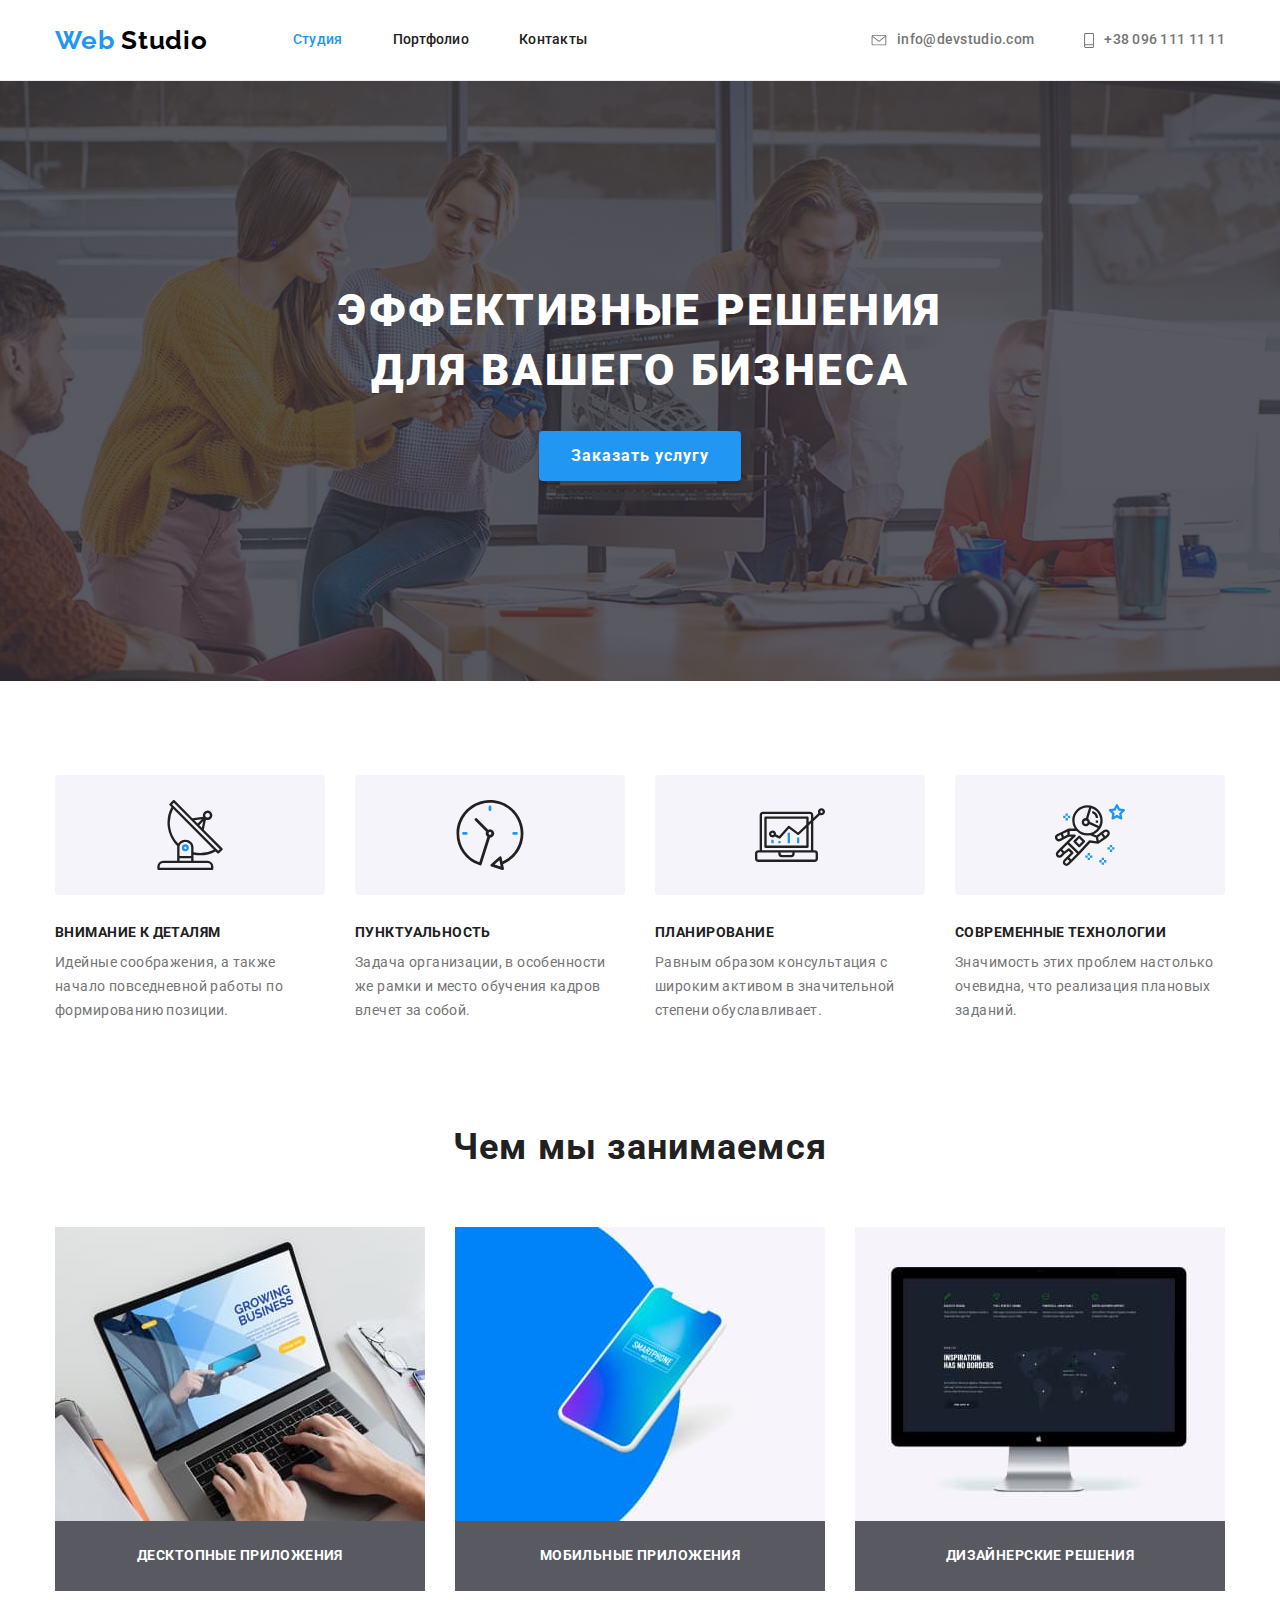
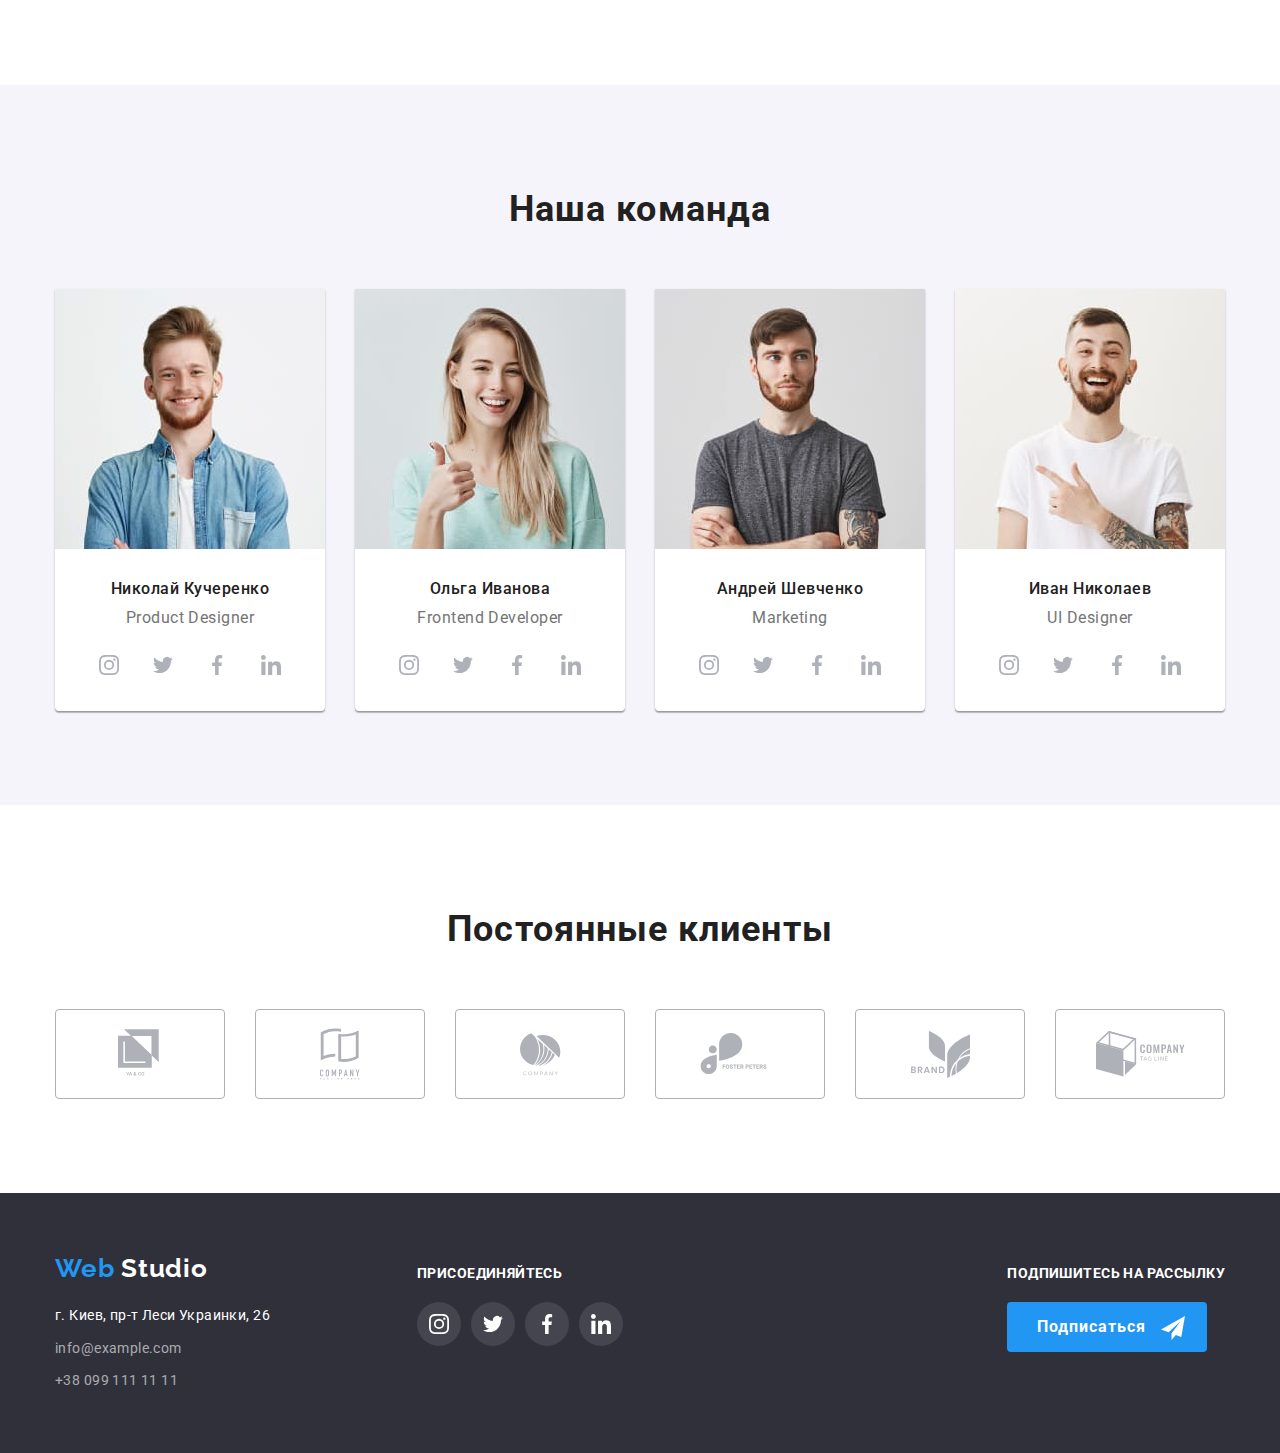
<file: index.html>
<!DOCTYPE html>
<html lang="ru">
  <head>
    <meta charset="UTF-8" />
    <meta name="viewport" content="width=device-width, initial-scale=1.0" />
    <title>WebStudio</title>
    <link
      href="https://fonts.googleapis.com/css2?family=Raleway:wght@700&family=Roboto:wght@400;500;700;900&display=swap"
      rel="stylesheet"
    />
    <link
      rel="stylesheet"
      href="https://cdnjs.cloudflare.com/ajax/libs/modern-normalize/0.6.0/modern-normalize.min.css"
    />
    <link rel="stylesheet" href="./css/styles.css" />
  </head>

  <body>
    <!--Шапка-->
    <header class="header">
      <div class="container">
        <nav class="nav">
          <a href="./index.html" class="logo">
            Web <span class="logo-studio">Studio</span>
          </a>
          <ul class="site-nav">
            <li class="site-nav-title">
              <a href="./index.html" class="link current">Студия</a>
            </li>
            <li class="site-nav-title">
              <a href="./portfolio.html" target="_blank" class="link"
                >Портфолио</a
              >
            </li>
            <li class="site-nav-title">
              <a href="#footer" class="link last">Контакты</a>
            </li>
          </ul>
        </nav>

        <ul class="contacts-nav">
          <li>
            <a class="link" href="mailto:info@devstudio.com"
              ><svg class="contact-icon" width="16px" height="11px">
                <use href="./images/icons.svg#email"></use></svg
              >info@devstudio.com</a
            >
          </li>
          <li>
            <a class="link last" href="tel:380961111111"
              ><svg class="contact-icon" width="10px" height="15px">
                <use href="./images/icons.svg#phone"></use></svg
              >+38 096 111 11 11</a
            >
          </li>
        </ul>
      </div>
    </header>

    <main>
      <!--Герой-->
      <section class="hero">
        <div class="container">
          <h1 class="hero-title">
            Эффективные решения <br />
            для вашего бизнеса
          </h1>
          <a href="" class="button">Заказать услугу</a>
        </div>
      </section>

      <!--Преимущества-->
      <section class="section advantages">
        <!--Оглавление h2 будет позже скрыто в css-->
        <!-- <h2 class="section-title">Преимущества</h2> -->

        <ul class="advantage container">
          <li class="advantage-item">
            <div>
              <svg class="advantage-icon">
                <use href="./images/icon-adv.svg#antenna"></use>
              </svg>
            </div>
            <h3 class="advantage-title">Внимание к деталям</h3>
            <p class="advantage-description">
              Идейные соображения, а также начало повседневной работы по
              формированию позиции.
            </p>
          </li>
          <li class="advantage-item">
            <div>
              <svg class="advantage-icon">
                <use href="./images/icon-adv.svg#clock"></use>
              </svg>
            </div>
            <h3 class="advantage-title">Пунктуальность</h3>
            <p class="advantage-description">
              Задача организации, в особенности же рамки и место обучения кадров
              влечет за собой.
            </p>
          </li>
          <li class="advantage-item">
            <div>
              <svg class="advantage-icon">
                <use href="./images/icon-adv.svg#diagram"></use>
              </svg>
            </div>
            <h3 class="advantage-title">Планирование</h3>
            <p class="advantage-description">
              Равным образом консультация с широким активом в значительной
              степени обуславливает.
            </p>
          </li>
          <li class="advantage-item">
            <div>
              <svg class="advantage-icon">
                <use href="./images/icon-adv.svg#astronaut"></use>
              </svg>
            </div>
            <h3 class="advantage-title">Современные технологии</h3>
            <p class="advantage-description">
              Значимость этих проблем настолько очевидна, что реализация
              плановых заданий.
            </p>
          </li>
        </ul>
      </section>
      <!--Услуги-->
      <section class="section">
        <h2 class="section-title">Чем мы занимаемся</h2>

        <ul class="services container">
          <li class="services-item">
            <img src="./images/img.jpg" alt="Ноутбук" />
            <p>Десктопные приложения</p>
          </li>

          <li class="services-item">
            <img src="./images/box.jpg" alt="Телефон" />
            <p>Мобильные приложения</p>
          </li>

          <li class="services-item">
            <img src="./images/img1.jpg" alt="Мак" />
            <p>Дизайнерские решения</p>
          </li>
        </ul>
      </section>
      <!--Сотрудники-->
      <section class="section team">
        <h2 class="section-title">Наша команда</h2>
        <ul class="team-list container">
          <li class="team-list-item">
            <img src="./images/pd.jpg" alt="Николай Кучеренко" />
            <h3 class="team-list-title">Николай Кучеренко</h3>
            <p class="profession" lang="en">Product Designer</p>
            <ul class="network-our">
              <li class="network-title">
                <a href="https://www.instagram.com" class="network-link"
                  ><svg class="network-icon">
                    <use href="./images/icons.svg#insta"></use></svg
                ></a>
              </li>
              <li class="network-title">
                <a href="https://twitter.com" class="network-link">
                  <svg class="network-icon">
                    <use href="./images/icons.svg#twitter"></use>
                  </svg>
                </a>
              </li>
              <li class="network-title">
                <a href="https://facebook.com/" class="network-link"
                  ><svg class="network-icon">
                    <use href="./images/icons.svg#fb"></use></svg
                ></a>
              </li>
              <li class="network-title">
                <a href="https://www.linkedin.com/" class="network-link"
                  ><svg class="network-icon">
                    <use href="./images/icons.svg#linkedin"></use></svg
                ></a>
              </li>
            </ul>
          </li>
          <li class="team-list-item">
            <img src="./images/fd.jpg" alt="Ольга Иванова" />
            <h3 class="team-list-title">Ольга Иванова</h3>
            <p class="profession" lang="en">Frontend Developer</p>
            <ul class="network-our">
              <li class="network-title">
                <a href="https://www.instagram.com" class="network-link"
                  ><svg class="network-icon">
                    <use href="./images/icons.svg#insta"></use></svg
                ></a>
              </li>
              <li class="network-title">
                <a href="https://twitter.com" class="network-link">
                  <svg class="network-icon">
                    <use href="./images/icons.svg#twitter"></use>
                  </svg>
                </a>
              </li>
              <li class="network-title">
                <a href="https://facebook.com/" class="network-link"
                  ><svg class="network-icon">
                    <use href="./images/icons.svg#fb"></use></svg
                ></a>
              </li>
              <li class="network-title">
                <a href="https://www.linkedin.com/" class="network-link"
                  ><svg class="network-icon">
                    <use href="./images/icons.svg#linkedin"></use></svg
                ></a>
              </li>
            </ul>
          </li>
          <li class="team-list-item">
            <img src="./images/m.jpg" alt="Андрей Шевченко" />
            <h3 class="team-list-title">Андрей Шевченко</h3>
            <p class="profession" lang="en">Marketing</p>
            <ul class="network-our">
              <li class="network-title">
                <a href="https://www.instagram.com" class="network-link"
                  ><svg class="network-icon">
                    <use href="./images/icons.svg#insta"></use></svg
                ></a>
              </li>
              <li class="network-title">
                <a href="https://twitter.com" class="network-link">
                  <svg class="network-icon">
                    <use href="./images/icons.svg#twitter"></use>
                  </svg>
                </a>
              </li>
              <li class="network-title">
                <a href="https://facebook.com/" class="network-link"
                  ><svg class="network-icon">
                    <use href="./images/icons.svg#fb"></use></svg
                ></a>
              </li>
              <li class="network-title">
                <a href="https://www.linkedin.com/" class="network-link"
                  ><svg class="network-icon">
                    <use href="./images/icons.svg#linkedin"></use></svg
                ></a>
              </li>
            </ul>
          </li>
          <li class="team-list-item">
            <img src="./images/ui.jpg" alt="Иван Николаев" />
            <h3 class="team-list-title">Иван Николаев</h3>
            <p class="profession" lang="en">UI Designer</p>
            <ul class="network-our">
              <li class="network-title">
                <a href="https://www.instagram.com" class="network-link"
                  ><svg class="network-icon">
                    <use href="./images/icons.svg#insta"></use></svg
                ></a>
              </li>
              <li class="network-title">
                <a href="https://twitter.com" class="network-link">
                  <svg class="network-icon">
                    <use href="./images/icons.svg#twitter"></use>
                  </svg>
                </a>
              </li>
              <li class="network-title">
                <a href="https://facebook.com/" class="network-link"
                  ><svg class="network-icon">
                    <use href="./images/icons.svg#fb"></use></svg
                ></a>
              </li>
              <li class="network-title">
                <a href="https://www.linkedin.com/" class="network-link"
                  ><svg class="network-icon">
                    <use href="./images/icons.svg#linkedin"></use></svg
                ></a>
              </li>
            </ul>
          </li>
        </ul>
      </section>
      <!--Клиенты-->
      <section class="section">
        <h2 class="section-title">Постоянные клиенты</h2>
        <ul class="customers container">
          <li class="customer-logo">
            <a class="customer-link" href="">
              <svg class="customer-icon" width="45px" height="50px">
                <use href="./images/icons.svg#logo-1"></use>
              </svg>
            </a>
          </li>
          <li class="customer-logo">
            <a class="customer-link" href="">
              <svg class="customer-icon" width="40px" height="52px">
                <use href="./images/icons.svg#logo-2"></use>
              </svg>
            </a>
          </li>
          <li class="customer-logo">
            <a class="customer-link" href="">
              <svg class="customer-icon" width="41px" height="43px">
                <use href="./images/icons.svg#logo-3"></use>
              </svg>
            </a>
          </li>
          <li class="customer-logo">
            <a class="customer-link" href="">
              <svg class="customer-icon" width="80px" height="42px">
                <use href="./images/icons.svg#logo-4"></use>
              </svg>
            </a>
          </li>
          <li class="customer-logo">
            <a class="customer-link" href="">
              <svg class="customer-icon" width="59px" height="47px">
                <use href="./images/icons.svg#logo-5"></use>
              </svg>
            </a>
          </li>
          <li class="customer-logo">
            <a class="customer-link" href=""
              ><svg class="customer-icon" width="89px" height="46px">
                <use href="./images/icons.svg#logo-6"></use>
              </svg>
            </a>
          </li>
        </ul>
      </section>
    </main>

    <!--Футер-->
    <footer class="footer" id="footer">
      <div class="container">
        <div class="address">
          <a href="./index.html" class="logo">
            Web <span class="logo-footer">Studio</span>
          </a>
          <address class="footer-address">
            <p>г. Киев, пр-т Леси Украинки, 26</p>
            <a href="mailto:info@example.com" class="footer-contact"
              >info@example.com</a
            >
            <a href="tel:380991111111" class="footer-contact"
              >+38 099 111 11 11</a
            >
          </address>
        </div>
        <div class="join">
          <b class="join-title">присоединяйтесь</b>

          <ul class="network">
            <li class="network-title-footer">
              <a
                class="network-footer-link"
                href="https://www.instagram.com/?hl=ru"
                aria-label="Ссылка на Instagram"
                ><svg class="footer-icon">
                  <use href="./images/icons.svg#insta"></use></svg
              ></a>
            </li>
            <li class="network-title-footer">
              <a
                class="network-footer-link"
                href="https://twitter.com"
                aria-label="Ссылка на Twitter"
                ><svg class="footer-icon">
                  <use href="./images/icons.svg#twitter"></use></svg
              ></a>
            </li>
            <li class="network-title-footer">
              <a
                class="network-footer-link"
                href="https://uk-ua.facebook.com/"
                aria-label="Ссылка на Facebook"
                ><svg class="footer-icon">
                  <use href="./images/icons.svg#fb"></use></svg
              ></a>
            </li>
            <li class="network-title-footer">
              <a
                class="network-footer-link"
                href="https://www.linkedin.com/"
                aria-label="Ссылка на Linkedin"
                ><svg class="footer-icon">
                  <use href="./images/icons.svg#linkedin"></use></svg
              ></a>
            </li>
          </ul>
        </div>
        <div class="subscribe">
          <b class="subscribe-title">Подпишитесь на рассылку </b>
          <button class="subscribe-button">
            Подписаться
          </button>

          <!--Ниже будет форма подписки-->
        </div>
      </div>
    </footer>
  </body>
</html>
</file>
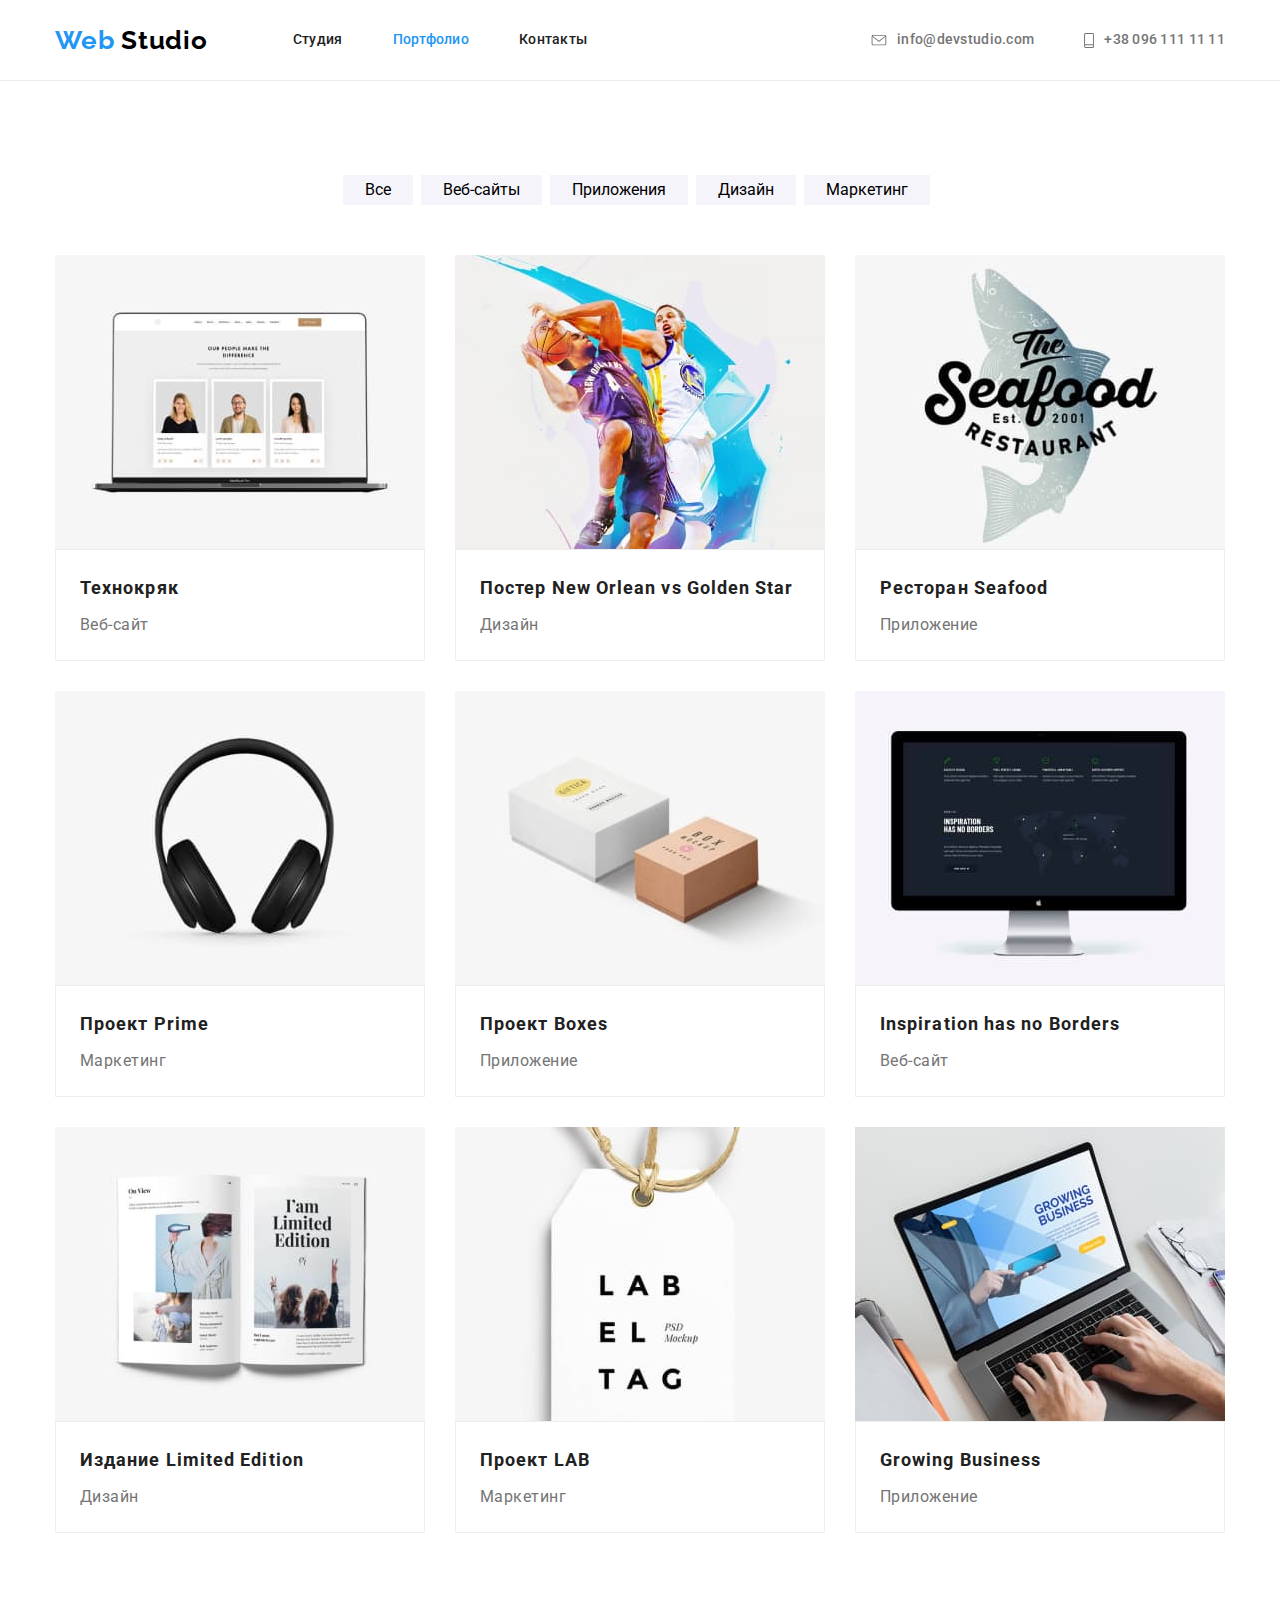
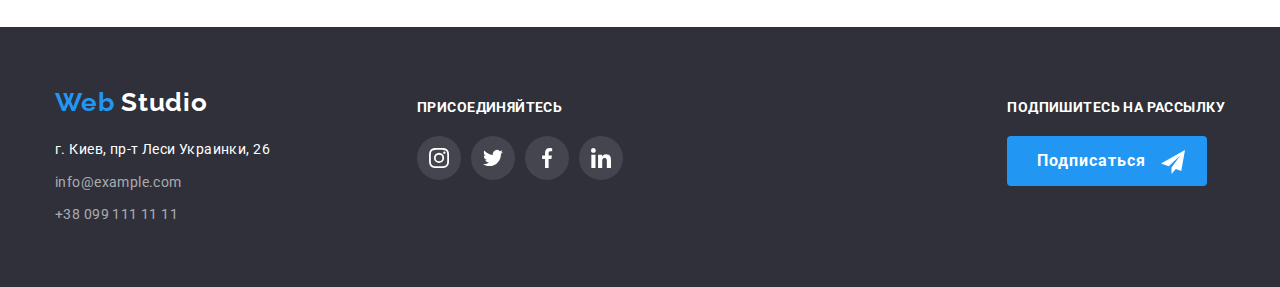
<file: portfolio.html>
<!DOCTYPE html>
<html lang="ru">
  <head>
    <meta charset="UTF-8" />
    <meta name="viewport" content="width=device-width, initial-scale=1.0" />
    <title>Portfolio</title>
    <link
      href="https://fonts.googleapis.com/css2?family=Raleway:wght@700&family=Roboto:wght@400;500;700;900&display=swap"
      rel="stylesheet"
    />
    <link
      rel="stylesheet"
      href="https://cdnjs.cloudflare.com/ajax/libs/modern-normalize/0.6.0/modern-normalize.min.css"
    />
    <link rel="stylesheet" href="./css/styles.css" />
  </head>

  <body>
    <!--Шапка-->
    <header class="header">
      <div class="container">
        <nav class="nav">
          <a href="./index.html" class="logo">
            Web <span class="logo-studio">Studio</span>
          </a>
          <ul class="site-nav">
            <li class="site-nav-title">
              <a href="./index.html" class="link">Студия</a>
            </li>
            <li class="site-nav-title">
              <a href="./portfolio.html" class="link current">Портфолио</a>
            </li>
            <li class="site-nav-title">
              <a href="#footer" class="link last">Контакты</a>
            </li>
          </ul>
        </nav>

        <ul class="contacts-nav">
          <li>
            <a class="link" href="mailto:info@devstudio.com"
              ><svg class="contact-icon" width="16px" height="11px">
                <use href="./images/icons.svg#email"></use></svg
              >info@devstudio.com</a
            >
          </li>
          <li>
            <a class="link last" href="tel:380961111111"
              ><svg class="contact-icon" width="10px" height="15px">
                <use href="./images/icons.svg#phone"></use></svg
              >+38 096 111 11 11</a
            >
          </li>
        </ul>
      </div>
    </header>
    <main>
      <section class="section">
        <!-- <h1 class="portfolio">Портфолио</h1> -->
        <!-- Фильтры -->
        <ul class="filters container">
          <li class="button-fiters"><button>Все</button></li>
          <li class="button-fiters"><button>Веб-сайты</button></li>
          <li class="button-fiters"><button>Приложения</button></li>
          <li class="button-fiters"><button>Дизайн</button></li>
          <li class="button-fiters"><button>Маркетинг</button></li>
        </ul>
        <ul class="portfolio-list container">
          <li class="portfolio-item">
            <a href="./portfolio.html" class="portfolio-link"
              ><img src="./images/portfolio/tc.jpg" alt="Технокряк" />
              <div class="card-content">
                <h2 class="portfolio-title">Технокряк</h2>
                <p class="portfolio-kind">Веб-сайт</p>
              </div>
              <!-- <p class="portfolio-description">
                                        Технокряк это современная площадка распространения коронавируса.
                                        Компании используют эту платформу для цифрового шпионажа и атак
                                        на защищённые сервера конкурентов.
                                      </p> -->
            </a>
          </li>
          <li class="portfolio-item">
            <a href="./portfolio.html" class="portfolio-link"
              ><img
                src="./images/portfolio/nogs.jpg"
                alt="Постер Новый Орлеан против Голден Стар"
              />
              <div class="card-content">
                <h2 class="portfolio-title">
                  Постер New Orlean vs Golden Star
                </h2>
                <p class="portfolio-kind">Дизайн</p>
              </div>
              <!-- <p class="portfolio-description">
                                        Технокряк это современная площадка распространения коронавируса.
                                        Компании используют эту платформу для цифрового шпионажа и атак
                                        на защищённые сервера конкурентов.
                                      </p> -->
            </a>
          </li>
          <li class="portfolio-item">
            <a href="./portfolio.html" class="portfolio-link"
              ><img
                src="./images/portfolio/seafood.jpg"
                alt="Ресторан морепродуктов"
              />
              <div class="card-content">
                <h2 class="portfolio-title">Ресторан Seafood</h2>
                <p class="portfolio-kind">Приложение</p>
              </div>
              <!-- <p class="portfolio-description">
                                        Технокряк это современная площадка распространения коронавируса.
                                        Компании используют эту платформу для цифрового шпионажа и атак
                                        на защищённые сервера конкурентов.
                                      </p> -->
            </a>
          </li>
          <li class="portfolio-item">
            <a href="./portfolio.html" class="portfolio-link"
              ><img src="./images/portfolio/prime.jpg" alt="Проект Прайм" />
              <div class="card-content">
                <h2 class="portfolio-title">Проект Prime</h2>
                <p class="portfolio-kind">Маркетинг</p>
              </div>
              <!-- <p class="portfolio-description">
                                        Технокряк это современная площадка распространения коронавируса.
                                        Компании используют эту платформу для цифрового шпионажа и атак
                                        на защищённые сервера конкурентов.
                                      </p> -->
            </a>
          </li>
          <li class="portfolio-item">
            <a href="./portfolio.html" class="portfolio-link"
              ><img src="./images/portfolio/boxes.jpg" alt="Проект Боксес" />
              <div class="card-content">
                <h2 class="portfolio-title">Проект Boxes</h2>
                <p class="portfolio-kind">Приложение</p>
              </div>
              <!-- <p class="portfolio-description">
                                      Технокряк это современная площадка распространения коронавируса.
                                      Компании используют эту платформу для цифрового шпионажа и атак
                                      на защищённые сервера конкурентов.
                                    </p> -->
            </a>
          </li>
          <li class="portfolio-item">
            <a href="./portfolio.html" class="portfolio-link"
              ><img
                src="./images/portfolio/inspiration.jpg"
                alt="Вдохновение не имеет границ"
              />
              <div class="card-content">
                <h2 lang="en" class="portfolio-title">
                  Inspiration has no Borders
                </h2>
                <p class="portfolio-kind">Веб-сайт</p>
              </div>
              <!-- <p class="portfolio-description">
                                      Технокряк это современная площадка распространения коронавируса.
                                      Компании используют эту платформу для цифрового шпионажа и атак
                                      на защищённые сервера конкурентов.
                                    </p> -->
            </a>
          </li>
          <li class="portfolio-item">
            <a href="./portfolio.html" class="portfolio-link"
              ><img src="./images/portfolio/le.jpg" alt="Издание ЛЭ" />
              <div class="card-content">
                <h2 class="portfolio-title">Издание Limited Edition</h2>
                <p class="portfolio-kind">Дизайн</p>
              </div>
              <!-- <p class="portfolio-description">
                                        Технокряк это современная площадка распространения коронавируса.
                                        Компании используют эту платформу для цифрового шпионажа и атак
                                        на защищённые сервера конкурентов.
                                      </p> -->
            </a>
          </li>
          <li class="portfolio-item">
            <a href="./portfolio.html" class="portfolio-link"
              ><img src="./images/portfolio/lab.jpg" alt="Проект ЛАБ" />
              <div class="card-content">
                <h2 class="portfolio-title">Проект LAB</h2>
                <p class="portfolio-kind">Маркетинг</p>
              </div>
              <!-- <p class="portfolio-description">
                                        Технокряк это современная площадка распространения коронавируса.
                                        Компании используют эту платформу для цифрового шпионажа и атак
                                        на защищённые сервера конкурентов.
                                      </p> -->
            </a>
          </li>
          <li class="portfolio-item">
            <a href="./portfolio.html" class="portfolio-link"
              ><img
                src="./images/portfolio/gb.jpg"
                alt="Приложение Растущий Бизнес"
              />
              <div class="card-content">
                <h2 lang="en" class="portfolio-title">Growing Business</h2>
                <p class="portfolio-kind">Приложение</p>
              </div>
              <!-- <p class="portfolio-description">
                                        Технокряк это современная площадка распространения коронавируса.
                                        Компании используют эту платформу для цифрового шпионажа и атак
                                        на защищённые сервера конкурентов.
                                      </p> -->
            </a>
          </li>
        </ul>
      </section>
    </main>

    <!--Футер-->
    <footer class="footer" id="footer">
      <div class="container">
        <div class="address">
          <a href="./index.html" class="logo">
            Web <span class="logo-footer">Studio</span>
          </a>
          <address class="footer-address">
            <p>г. Киев, пр-т Леси Украинки, 26</p>
            <a href="mailto:info@example.com" class="footer-contact"
              >info@example.com</a
            >
            <a href="tel:380991111111" class="footer-contact"
              >+38 099 111 11 11</a
            >
          </address>
        </div>
        <div class="join">
          <b class="join-title">присоединяйтесь</b>

          <ul class="network">
            <li class="network-title-footer">
              <a
                class="network-footer-link"
                href="https://www.instagram.com/?hl=ru"
                aria-label="Ссылка на Instagram"
                ><svg class="footer-icon">
                  <use href="./images/icons.svg#insta"></use></svg
              ></a>
            </li>
            <li class="network-title-footer">
              <a
                class="network-footer-link"
                href="https://twitter.com"
                aria-label="Ссылка на Twitter"
                ><svg class="footer-icon">
                  <use href="./images/icons.svg#twitter"></use></svg
              ></a>
            </li>
            <li class="network-title-footer">
              <a
                class="network-footer-link"
                href="https://uk-ua.facebook.com/"
                aria-label="Ссылка на Facebook"
                ><svg class="footer-icon">
                  <use href="./images/icons.svg#fb"></use></svg
              ></a>
            </li>
            <li class="network-title-footer">
              <a
                class="network-footer-link"
                href="https://www.linkedin.com/"
                aria-label="Ссылка на Linkedin"
                ><svg class="footer-icon">
                  <use href="./images/icons.svg#linkedin"></use></svg
              ></a>
            </li>
          </ul>
        </div>
        <div class="subscribe">
          <b class="subscribe-title">Подпишитесь на рассылку </b>
          <button class="subscribe-button">
            Подписаться
          </button>

          <!--Ниже будет форма подписки-->
        </div>
      </div>
    </footer>
  </body>
</html>
</file>
<file: css/styles.css>
/* цвет основного текста #757575  */
/* цвет вторичного текста (заголовки) #212121 */
/* цвет hero, подписи картинок "чем мы занимаемся" #FFFFFF */

/* хедер цвет: 
1) WebStudio #2196F3; 
2) Nav #212121, при наведении #2196F3; 
3) mail, tel #757575, при наведении #2196F3 */

/* футер цвет:
1) WebStudio #2196F3; 
2) основной цвет #FFFFFF;
3) mail, tel rgba(255, 255, 255, 0.6);
4) 2020 rgba(255, 255, 255, 0.4) */

/* цвет фона секций:
1) хедер #FFFFFF;
2) hero rgba(47, 48, 58, 0.8);
3) преимущества, чем мы занимаемся, клиенты #E5E5E5;
4) сотрудники #F5F4FA;
5) футер #2F303A */

/* цвет фона элементов:
1) заказать услугу background: #2196F3;
box-shadow: 0px 4px 4px rgba(0, 0, 0, 0.15);
2) преимущества #F5F4FA;
3) чем мы занимаемся: картинки или ссылки на источник,
текст rgba(47, 48, 58, 0.8)
4) сотрудники: картинки или ссылки на источник,
текст #FFFFFF, 
лого #FFFFFF, активные #2196F3;
5) футер лого rgba(255, 255, 255, 0.1),
активные #2196F3 */

html {
  box-sizing: border-box;
}

*,
*::before,
*::after {
  box-sizing: inherit;
}

img {
  display: block;
  max-width: 100%;
  height: auto;
}
h1,
h2,
h3,
h4,
h5,
h6,
p {
  margin: 0;
  padding: 0;
  font-size: 14px;
}

:root {
  /* цвета текта */
  --primary-text-color: #757575;
  --secondary-text-color: #212121;
  --accent-color: #2196f3;
  --primary-white-color: #ffffff;
  --footer-contacts-color: rgba(255, 255, 255, 0.6);
  --footer-end-color: rgba(255, 255, 255, 0.4);
  /* цвета фонов секций и элементов */
  --background-services-color: rgba(47, 48, 58, 0.8);
  --background-elements-color: #f5f4fa;
  --background-hero-color: rgba(47, 48, 58, 0.8);
  --background-sections-color: #e5e5e5; /* преимущества, чем мы занимаемся, клиенты */
  --background-team-color: #f5f4fa; /* сотрудники */
  --background-footer-color: #2f303a;
  --background-footer-logo-color: rgba(255, 255, 255, 0.1);
}

body {
  font-size: 14px;
  font-family: Roboto, sans-serif;

  background-color: var(--primary-white-color);
  color: var(--primary-text-color);
}

ul {
  list-style: none;
  text-decoration: none;
  margin: 0;
  padding: 0;
}

/* Шапка */
.logo {
  text-decoration: none;
  font-family: Raleway;
  font-weight: 700;
  font-size: 26px;
  line-height: 1.19;
  letter-spacing: 0.03em;

  color: var(--accent-color);
}
.logo-studio {
  text-decoration: none;
  font-family: Raleway;
  font-weight: 700;
  font-size: 26px;
  line-height: 1.19px;
  letter-spacing: 0.03em;
  color: #000000;
}

/* Nav*/

.header {
  border-bottom: 1px solid #ececec;
}
.nav a {
  margin-right: 60px;
}
.nav,
.site-nav,
.contacts-nav {
  display: flex;
  align-items: center;
}
.contacts-nav {
  margin-left: auto;
}
.link {
  display: inline-block;
  padding: 32px 25px;
  text-decoration: none;
  font-weight: 500;
  line-height: 1.14;
  letter-spacing: 0.02em;

  color: var(--secondary-text-color);
}

.link.last {
  padding-right: 0;
}
.contacts-nav a {
  color: var(--primary-text-color);
}
.contact-icon {
  display: inline-flex;
  fill: currentColor;
  margin-right: 10px;
  vertical-align: middle;
}

.site-nav-title a:last-child,
.contacts-nav li:last-child {
  margin-right: 0;
}
.link:hover,
.link:focus {
  color: var(--accent-color);
}
.site-nav .link.current {
  color: var(--accent-color);
}

/* Hero */
.hero {
  text-align: center;
  padding-top: 200px;
  padding-bottom: 200px;
  margin-left: auto;
  margin-right: auto;
  height: 600px;
  max-width: 1600px;

  background-color: var(--background-hero-color);

  background-image: linear-gradient(
      to right,
      rgba(47, 48, 58, 0.8),
      rgba(47, 48, 58, 0.8)
    ),
    url("../images/headermini.jpg");
  background-repeat: no-repeat;
  background-position: center;
}

.hero .container {
  display: inline-block;
}
.hero-title {
  margin-bottom: 30px;

  text-transform: uppercase;
  font-weight: 900;
  font-size: 44px;
  line-height: 1.36;
  letter-spacing: 0.06em;

  color: var(--primary-white-color);
}

.button {
  display: inline-block;
  box-shadow: 0px 4px 4px rgba(0, 0, 0, 0.15);
  border-radius: 4px;
  min-width: 200px;
  padding: 10px 32px;

  text-decoration: none;
  font-weight: 700;
  font-size: 16px;
  line-height: 1.87;
  text-align: center;
  letter-spacing: 0.06em;

  color: var(--primary-white-color);

  background-color: var(--accent-color);
}

/* Секции */
.section {
  padding-top: 94px;
  padding-bottom: 94px;
}
.section-title {
  margin-bottom: 50px;

  font-weight: 700;
  font-size: 36px;
  line-height: 1.67;
  text-align: center;
  letter-spacing: 0.03em;

  color: var(--secondary-text-color);
}

.container {
  display: flex;
  justify-content: center;
  text-align: center;
  width: 1200px;
  padding-left: 15px;
  padding-right: 15px;
  margin-left: auto;
  margin-right: auto;
}

/* Преимущества */

.advantages {
  padding-bottom: 0;
}
.advantage.container {
  display: flex;
}

.advantage-item {
  display: block;
  text-align: left;
  width: calc((100%-60) / 4);
  margin-right: 30px;
}

.advantage-item:last-child {
  margin-right: 0;
}

.advantage-item > div {
  height: 120px;
  background-color: #f5f4fa;
  border-radius: 4px;
}
.advantage-icon {
  display: inline-block;

  width: 70px;
  height: 70px;

  margin: 25px 100px;
}

.advantage-title {
  margin-top: 30px;
  margin-bottom: 10px;

  font-weight: 700;
  line-height: 1.14;
  letter-spacing: 0.03em;
  text-transform: uppercase;

  color: var(--secondary-text-color);
}
.advantage-description {
  width: 270px;

  font-weight: 400;
  line-height: 1.71;
  letter-spacing: 0.03em;

  color: var(--primary-text-color);
}

/* Услуги */

.services-item {
  width: calc((100%-60) / 3);
  margin-right: 30px;
  display: inline-block;

  text-decoration: none;
  font-weight: 700;
  line-height: 1.14;
  letter-spacing: 0.03em;
  text-transform: uppercase;

  color: var(--primary-white-color);

  background-color: var(--background-services-color);
}

.services-item:last-child {
  margin-right: 0;
}
.services-item > p {
  padding-bottom: 27px;
  padding-top: 27px;
}

/* Сотрудники */
.section.team {
  background-color: var(--background-elements-color);
}

.team-list-item {
  box-shadow: 0px 2px 1px rgba(0, 0, 0, 0.2), 0px 1px 1px rgba(0, 0, 0, 0.14),
    0px 1px 3px rgba(0, 0, 0, 0.12);
  border-radius: 0px 0px 4px 4px;
  overflow: hidden;
  margin-right: 30px;
  padding-bottom: 24px;
  width: calc((100%-90px) / 4);
  overflow: hidden;
  background-color: var(--primary-white-color);
}
.team-list-item:last-child {
  margin-right: 0;
}
.team-list-item > img {
  margin-bottom: 30px;
}

.team-list-title {
  margin-bottom: 10px;

  font-weight: 500;
  font-size: 16px;
  line-height: 1.19;
  text-align: center;
  letter-spacing: 0.03em;

  color: var(--secondary-text-color);
}
.profession {
  margin-bottom: 16px;

  font-weight: 400;
  font-size: 16px;
  line-height: 1.19;
  text-align: center;
  letter-spacing: 0.03em;

  color: var(--primary-text-color);

  background-color: var(--primary-white-color);
}

.network-our {
  display: flex;
  justify-content: center;
}
.network-title:not(:last-child) {
  margin-right: 10px;
}
.network-link {
  display: flex;
  height: 44px;
  width: 44px;
  border-radius: 50%;
  color: #afb1b8;
  margin: 0;
  padding: 0;

  background-repeat: no-repeat;
  background-position: center;
}
.network-icon {
  padding: 12px 12px;
  fill: currentColor;
}
.network-link:hover,
.network-link:focus {
  background-color: var(--accent-color);
  color: var(--primary-white-color);
}

/* Клиенты */

.customer-logo:not(:last-child) {
  margin-right: 30px;
}
.customer-link {
  display: flex;
  align-items: center;
  justify-content: center;

  width: 170px;
  height: 90px;

  color: #afb1b8;

  border: 1px solid #afb1b8;
  border-radius: 4px;
}
.customer-logo:last-child {
  margin-right: 0;
}
.customer-link:hover,
.customer-link:focus {
  border-color: var(--accent-color);
  color: var(--accent-color);
}
.customer-icon {
  fill: currentColor;
}

/* Футер */
.footer {
  background-color: var(--background-footer-color);
  padding-top: 60px;
  padding-bottom: 60px;
}

.container .address {
  text-align: start;
}
.address {
  display: inline-block;
  margin-right: 147px;
}
.address > a {
  display: inline-block;
  margin-bottom: 20px;
}
.logo-footer {
  font-weight: 700;
  font-size: 26px;
  line-height: 1.19;
  letter-spacing: 0.03em;

  color: #ffffff;
}

.footer-address {
  font-style: normal;
  font-weight: 400;
  line-height: 1.7;
  letter-spacing: 0.03em;

  color: var(--primary-white-color);
}
.footer-address p {
  margin-bottom: 9px;
}
.footer-contact {
  display: block;
  margin-bottom: 8px;

  text-decoration: none;
  font-weight: 400;
  line-height: 1.71;
  letter-spacing: 0.03em;

  color: var(--footer-contacts-color);
}
.footer-contact:last-child {
  margin-bottom: 0;
}
.footer-contact:hover,
.footer-contact:focus {
  color: var(--accent-color);
}
.join {
  text-align: left;
  margin-right: 155px;
  padding-top: 12px;
}
.join-title {
  display: inline-block;
  margin-bottom: 20px;

  font-weight: 700;
  line-height: 1.14;
  letter-spacing: 0.03em;
  text-transform: uppercase;

  color: var(--primary-white-color);
}
.network {
  display: flex;
}
.network-title-footer:not(:last-child) {
  margin-right: 10px;
}

.network-footer-link {
  display: flex;
  padding: 12px 12px;
  width: 44px;
  height: 44px;
  fill: var(--primary-white-color);
  background-color: var(--background-footer-logo-color);
  border-radius: 50%;
}
.network-footer-link:hover,
.network-footer-link:focus {
  background-color: var(--accent-color);
}

.subscribe {
  margin-left: auto;
  padding-top: 12px;
}
.subscribe-title {
  display: inline-block;
  margin-bottom: 20px;

  font-weight: 700;
  line-height: 1.14;
  letter-spacing: 0.03em;
  text-transform: uppercase;

  color: var(--primary-white-color);
}
.subscribe-button {
  display: block;
  min-width: 200px;
  height: 50px;
  border: var(--accent-color);
  border-radius: 4px;
  padding-top: 10px;
  padding-bottom: 10px;
  padding-left: 29px;
  cursor: pointer;

  text-decoration: none;
  font-weight: 700;
  font-size: 16px;
  line-height: 1.87;
  letter-spacing: 0.06em;

  color: var(--primary-white-color);

  background-color: var(--accent-color);
}
.subscribe-button::after {
  content: "";
  display: inline-flex;
  vertical-align: middle;
  background-image: url(../images/icon-send.svg);
  background-size: contain;
  margin-left: 10px;
  width: 24px;
  height: 24px;
}

/* Портфолио */

.filters {
  margin-bottom: 50px;
}
.button-fiters {
  display: block;
  border: 0em;
  border-radius: 4px;
  margin-right: 8px;

  font-family: inherit;
  text-decoration: none;

  font-weight: 500;
  font-size: 16px;
  line-height: 1.62;
  text-align: center;
  letter-spacing: 0.03em;

  color: var(--secondary-text-color);

  background-color: var(--background-elements-color);
}
button:hover,
button:focus,
button:active {
  color: var(--primary-white-color);
  background-color: var(--accent-color);
  border-radius: 4px;
  box-shadow: 0px 2px 2px rgba(0, 0, 0, 0.12), 0px 1px 2px rgba(0, 0, 0, 0.08),
    0px 3px 1px rgba(0, 0, 0, 0.1);
}

button {
  border: 0;
  background-color: inherit;
  padding: 6px 22px;
}
.portfolio-list {
  display: flex;
  flex-wrap: wrap;
}
.portfolio-item:nth-child(3n) {
  margin-right: 0;
}
.portfolio-item:nth-last-child(-n + 3) {
  margin-bottom: 0;
}
.portfolio-item {
  display: block;
  text-align: left;
  overflow: hidden;
  margin-right: 30px;
  margin-bottom: 30px;
  width: cslc((100%-60px)/3);
}

.portfolio-link {
  display: block;

  text-decoration: none;
}
.card-content {
  padding: 20px 24px 20px 24px;
  border: 1px solid #eeeeee;
}
.portfolio-title {
  margin-bottom: 4px;

  font-weight: 700;
  font-size: 18px;
  line-height: 2;
  letter-spacing: 0.06em;

  color: var(--secondary-text-color);
}
.portfolio-kind {
  font-weight: 400;
  font-size: 16px;
  line-height: 1.87;
  letter-spacing: 0.03em;

  color: var(--primary-text-color);
}
.portfolio-description {
  font-weight: 400;
  font-size: 18px;
  line-height: 1.56;
  letter-spacing: 0.03em;

  color: var(--primary-white-color);

  background-color: var(--accent-color);
}
</file>
